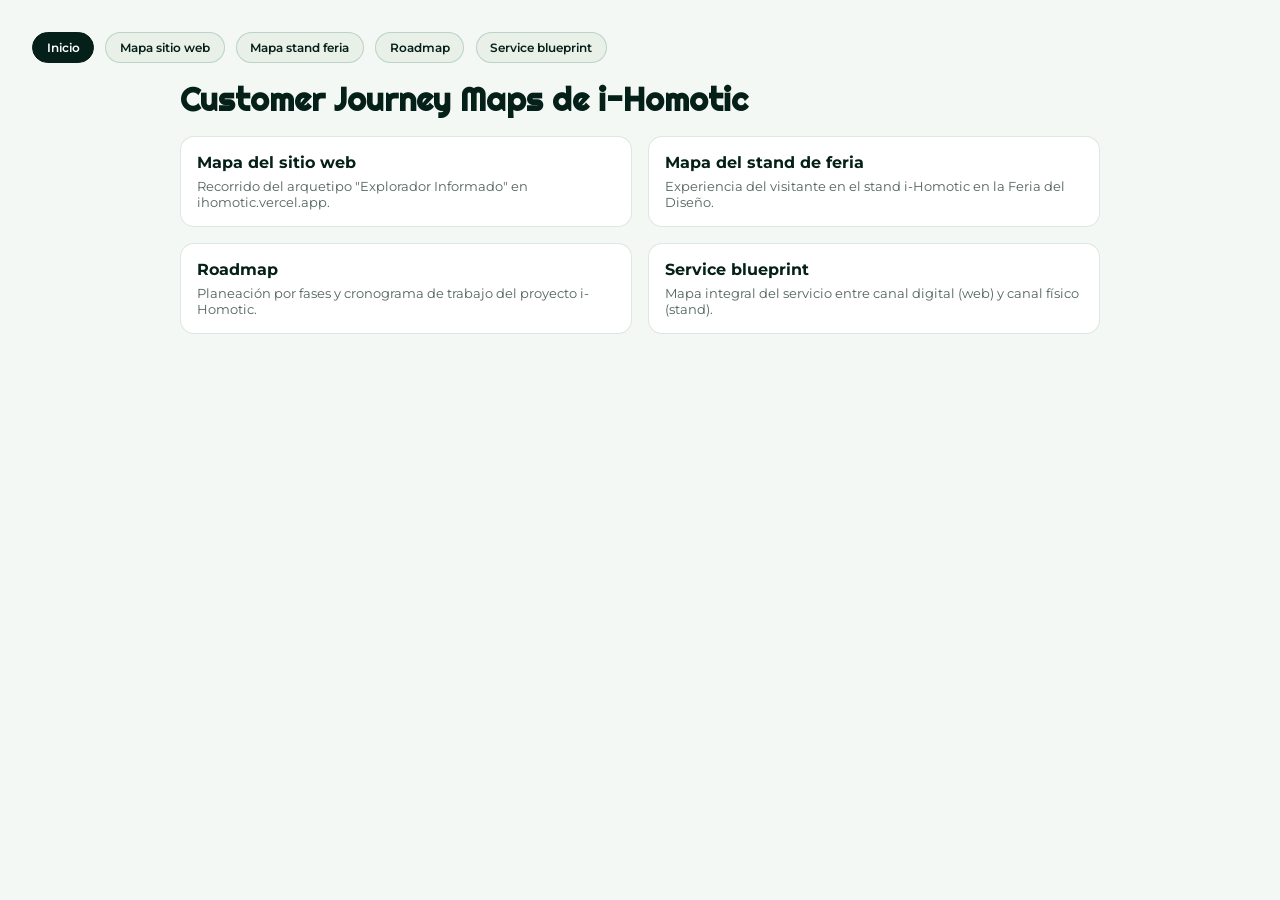
<file: index.html>
<!DOCTYPE html>
<html lang="es">
<head>
  <meta charset="UTF-8">
  <meta name="viewport" content="width=device-width, initial-scale=1.0">
  <title>Customer Journey Maps – IHomotic</title>
  <link href="https://fonts.googleapis.com/css2?family=Righteous&family=Montserrat:wght@400;500;600;700&display=swap" rel="stylesheet">
  <link rel="stylesheet" href="styles.css">
</head>
<body>

  <nav class="global-nav" aria-label="Navegación principal">
    <a class="global-nav-link active" href="index.html" aria-current="page">Inicio</a>
    <a class="global-nav-link" href="customer-journey-map.html">Mapa sitio web</a>
    <a class="global-nav-link" href="cjm-stand-ihomotic.html">Mapa stand feria</a>
    <a class="global-nav-link" href="roadmap-ihomotic.html">Roadmap</a>
    <a class="global-nav-link" href="service-blueprint-ihomotic.html">Service blueprint</a>
  </nav>

  <main class="index-main">
    <h1 class="index-title">Customer Journey Maps de i-Homotic</h1>
    <section class="index-links" aria-label="Páginas disponibles">
      <a class="index-card" href="customer-journey-map.html">
        <h2>Mapa del sitio web</h2>
        <p>Recorrido del arquetipo "Explorador Informado" en ihomotic.vercel.app.</p>
      </a>
      <a class="index-card" href="cjm-stand-ihomotic.html">
        <h2>Mapa del stand de feria</h2>
        <p>Experiencia del visitante en el stand i-Homotic en la Feria del Diseño.</p>
      </a>
      <a class="index-card" href="roadmap-ihomotic.html">
        <h2>Roadmap</h2>
        <p>Planeación por fases y cronograma de trabajo del proyecto i-Homotic.</p>
      </a>
      <a class="index-card" href="service-blueprint-ihomotic.html">
        <h2>Service blueprint</h2>
        <p>Mapa integral del servicio entre canal digital (web) y canal físico (stand).</p>
      </a>
    </section>
  </main>

</body>
</html>
</file>
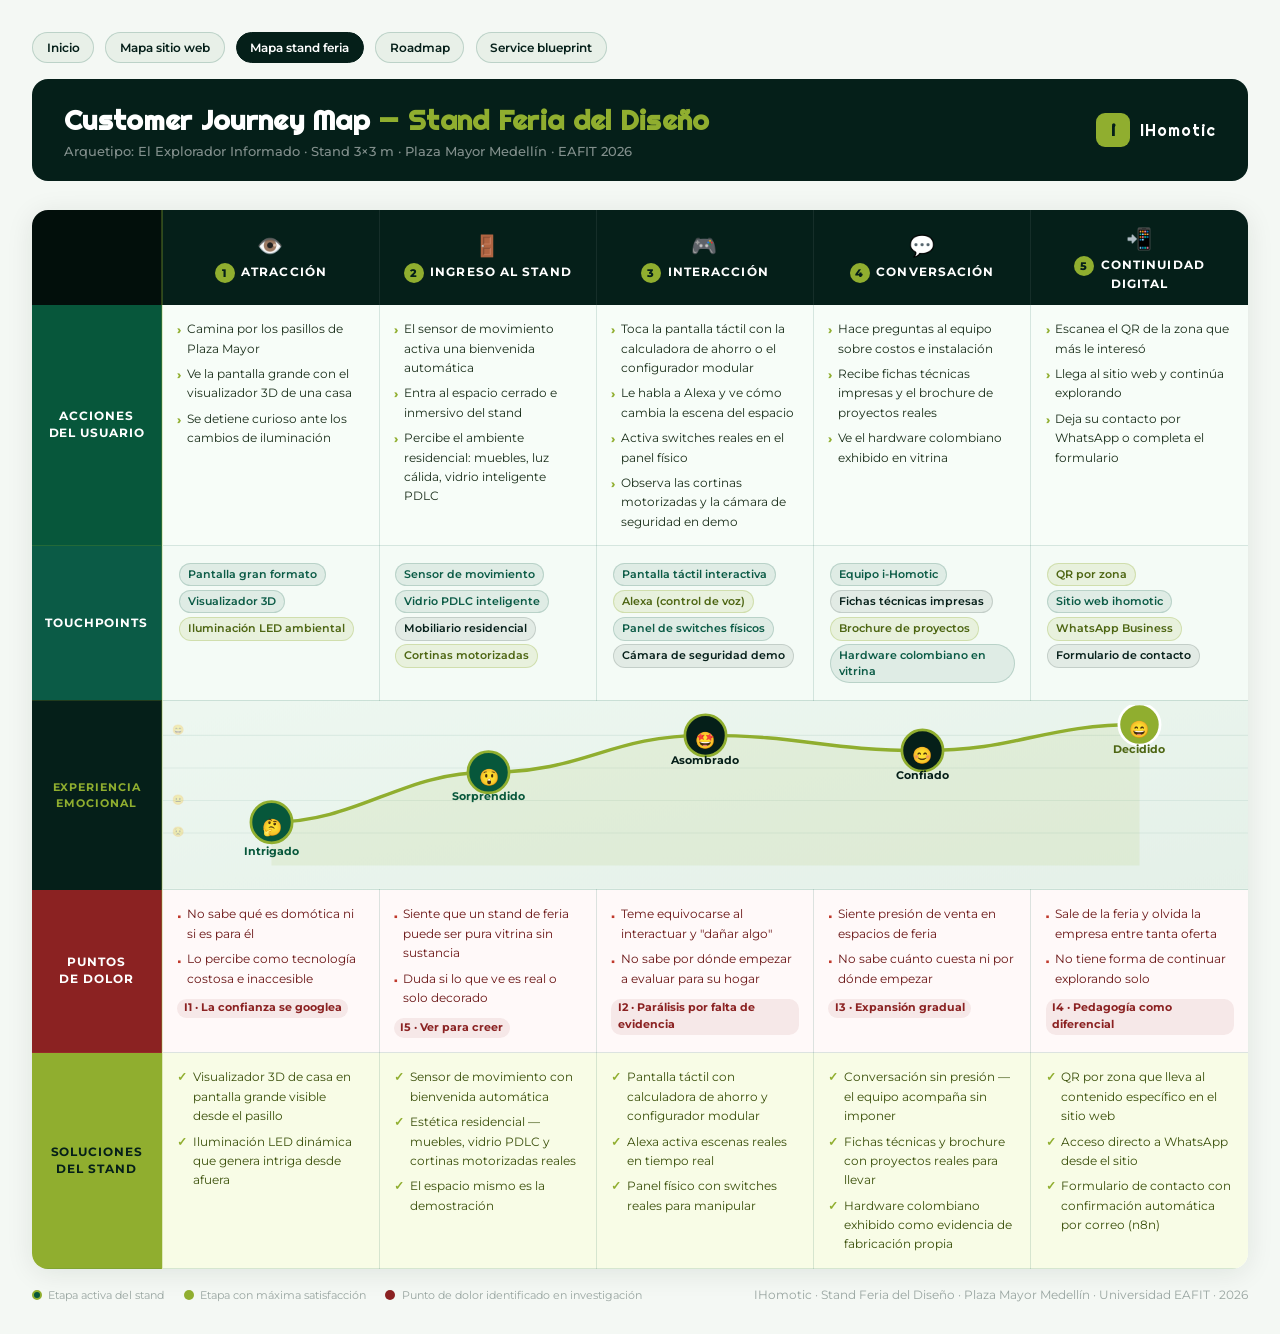
<file: cjm-stand-ihomotic.html>
<!DOCTYPE html>
<html lang="es">
<head>
  <meta charset="UTF-8">
  <meta name="viewport" content="width=device-width, initial-scale=1.0">
  <title>Customer Journey Map – Stand i-Homotic · Feria del Diseño</title>
  <link href="https://fonts.googleapis.com/css2?family=Righteous&family=Montserrat:wght@400;500;600;700&display=swap" rel="stylesheet">
    <link rel="stylesheet" href="styles.css">
</head>
<body>

  <nav class="global-nav" aria-label="Navegación principal">
    <a class="global-nav-link" href="index.html">Inicio</a>
    <a class="global-nav-link" href="customer-journey-map.html">Mapa sitio web</a>
    <a class="global-nav-link active" href="cjm-stand-ihomotic.html" aria-current="page">Mapa stand feria</a>
    <a class="global-nav-link" href="roadmap-ihomotic.html">Roadmap</a>
    <a class="global-nav-link" href="service-blueprint-ihomotic.html">Service blueprint</a>
  </nav>

  <!-- ── Header ── -->
  <header class="cjm-header">
    <div>
      <h1 class="cjm-title">Customer Journey Map <span>— Stand Feria del Diseño</span></h1>
      <p class="cjm-subtitle">Arquetipo: El Explorador Informado · Stand 3×3 m · Plaza Mayor Medellín · EAFIT 2026</p>
    </div>
    <div class="cjm-logo">
      <div class="logo-badge">i</div>
      IHomotic
    </div>
  </header>

  <!-- ── Table ── -->
  <div class="table-wrap">
    <table>
      <thead>
        <tr>
          <th></th>
          <th>
            <span class="stage-icon">👁️</span>
            <span class="stage-num">1</span>Atracción
          </th>
          <th>
            <span class="stage-icon">🚪</span>
            <span class="stage-num">2</span>Ingreso al stand
          </th>
          <th>
            <span class="stage-icon">🎮</span>
            <span class="stage-num">3</span>Interacción
          </th>
          <th>
            <span class="stage-icon">💬</span>
            <span class="stage-num">4</span>Conversación
          </th>
          <th>
            <span class="stage-icon">📲</span>
            <span class="stage-num">5</span>Continuidad digital
          </th>
        </tr>
      </thead>
      <tbody>

        <!-- ── Acciones del usuario ── -->
        <tr class="r-acciones">
          <td class="row-label">Acciones<br>del usuario</td>
          <td>
            <div class="a-item"><span class="a-arrow">›</span>Camina por los pasillos de Plaza Mayor</div>
            <div class="a-item"><span class="a-arrow">›</span>Ve la pantalla grande con el visualizador 3D de una casa</div>
            <div class="a-item"><span class="a-arrow">›</span>Se detiene curioso ante los cambios de iluminación</div>
          </td>
          <td>
            <div class="a-item"><span class="a-arrow">›</span>El sensor de movimiento activa una bienvenida automática</div>
            <div class="a-item"><span class="a-arrow">›</span>Entra al espacio cerrado e inmersivo del stand</div>
            <div class="a-item"><span class="a-arrow">›</span>Percibe el ambiente residencial: muebles, luz cálida, vidrio inteligente PDLC</div>
          </td>
          <td>
            <div class="a-item"><span class="a-arrow">›</span>Toca la pantalla táctil con la calculadora de ahorro o el configurador modular</div>
            <div class="a-item"><span class="a-arrow">›</span>Le habla a Alexa y ve cómo cambia la escena del espacio</div>
            <div class="a-item"><span class="a-arrow">›</span>Activa switches reales en el panel físico</div>
            <div class="a-item"><span class="a-arrow">›</span>Observa las cortinas motorizadas y la cámara de seguridad en demo</div>
          </td>
          <td>
            <div class="a-item"><span class="a-arrow">›</span>Hace preguntas al equipo sobre costos e instalación</div>
            <div class="a-item"><span class="a-arrow">›</span>Recibe fichas técnicas impresas y el brochure de proyectos reales</div>
            <div class="a-item"><span class="a-arrow">›</span>Ve el hardware colombiano exhibido en vitrina</div>
          </td>
          <td>
            <div class="a-item"><span class="a-arrow">›</span>Escanea el QR de la zona que más le interesó</div>
            <div class="a-item"><span class="a-arrow">›</span>Llega al sitio web y continúa explorando</div>
            <div class="a-item"><span class="a-arrow">›</span>Deja su contacto por WhatsApp o completa el formulario</div>
          </td>
        </tr>

        <!-- ── Touchpoints ── -->
        <tr class="r-touch">
          <td class="row-label">Touch&shy;points</td>
          <td>
            <span class="chip chip-g">Pantalla gran formato</span>
            <span class="chip chip-g">Visualizador 3D</span>
            <span class="chip chip-l">Iluminación LED ambiental</span>
          </td>
          <td>
            <span class="chip chip-g">Sensor de movimiento</span>
            <span class="chip chip-g">Vidrio PDLC inteligente</span>
            <span class="chip chip-d">Mobiliario residencial</span>
            <span class="chip chip-l">Cortinas motorizadas</span>
          </td>
          <td>
            <span class="chip chip-g">Pantalla táctil interactiva</span>
            <span class="chip chip-l">Alexa (control de voz)</span>
            <span class="chip chip-g">Panel de switches físicos</span>
            <span class="chip chip-d">Cámara de seguridad demo</span>
          </td>
          <td>
            <span class="chip chip-g">Equipo i-Homotic</span>
            <span class="chip chip-d">Fichas técnicas impresas</span>
            <span class="chip chip-l">Brochure de proyectos</span>
            <span class="chip chip-g">Hardware colombiano en vitrina</span>
          </td>
          <td>
            <span class="chip chip-l">QR por zona</span>
            <span class="chip chip-g">Sitio web ihomotic</span>
            <span class="chip chip-l">WhatsApp Business</span>
            <span class="chip chip-d">Formulario de contacto</span>
          </td>
        </tr>

        <!-- ── Experiencia emocional ── -->
        <tr class="r-emotions">
          <td class="row-label">Experiencia<br>emocional</td>
          <td colspan="5" class="emotion-cell">
            <!--
              Emociones:
                Atracción      → Intrigado     y = 108
                Ingreso        → Sorprendido   y = 62
                Interacción    → Asombrado     y = 28
                Conversación   → Confiado      y = 42
                Continuidad    → Decidido      y = 18
            -->
            <svg viewBox="0 0 1000 168" xmlns="http://www.w3.org/2000/svg"
                 class="emotion-chart" aria-label="Curva de emoción del visitante en el stand">

              <!-- Líneas de cuadrícula -->
              <line x1="0" y1="28"  x2="1000" y2="28"  stroke="rgba(11,91,70,0.07)" stroke-width="1"/>
              <line x1="0" y1="58"  x2="1000" y2="58"  stroke="rgba(11,91,70,0.07)" stroke-width="1"/>
              <line x1="0" y1="88"  x2="1000" y2="88"  stroke="rgba(11,91,70,0.07)" stroke-width="1"/>
              <line x1="0" y1="118" x2="1000" y2="118" stroke="rgba(11,91,70,0.07)" stroke-width="1"/>

              <!-- Etiquetas eje y -->
              <text x="8" y="26"  font-size="9" fill="rgba(5,31,25,0.3)" font-family="Montserrat,sans-serif">😄</text>
              <text x="8" y="90"  font-size="9" fill="rgba(5,31,25,0.3)" font-family="Montserrat,sans-serif">😐</text>
              <text x="8" y="120" font-size="9" fill="rgba(5,31,25,0.3)" font-family="Montserrat,sans-serif">😟</text>

              <!-- Área bajo la curva -->
              <path d="M 100,108 C 180,108 220,62 300,62 C 390,62 410,28 500,28 C 590,28 610,42 700,42 C 790,42 810,18 900,18 L 900,148 L 100,148 Z"
                    fill="rgba(144,174,47,0.10)"/>

              <!-- Curva principal -->
              <path d="M 100,108 C 180,108 220,62 300,62 C 390,62 410,28 500,28 C 590,28 610,42 700,42 C 790,42 810,18 900,18"
                    fill="none" stroke="#90AE2F" stroke-width="3.2" stroke-linecap="round" stroke-linejoin="round"/>

              <!-- Círculos -->
              <circle cx="100" cy="108" r="19" fill="#07573B" stroke="#90AE2F" stroke-width="2.5"/>
              <circle cx="300" cy="62"  r="19" fill="#07573B" stroke="#90AE2F" stroke-width="2.5"/>
              <circle cx="500" cy="28"  r="19" fill="#051F19" stroke="#90AE2F" stroke-width="2.5"/>
              <circle cx="700" cy="42"  r="19" fill="#051F19" stroke="#90AE2F" stroke-width="2.5"/>
              <circle cx="900" cy="18"  r="19" fill="#90AE2F" stroke="white"   stroke-width="2.5"/>

              <!-- Emojis -->
              <text x="100" y="114" text-anchor="middle" font-size="15" dominant-baseline="middle">🤔</text>
              <text x="300" y="68"  text-anchor="middle" font-size="15" dominant-baseline="middle">😲</text>
              <text x="500" y="34"  text-anchor="middle" font-size="15" dominant-baseline="middle">🤩</text>
              <text x="700" y="48"  text-anchor="middle" font-size="15" dominant-baseline="middle">😊</text>
              <text x="900" y="24"  text-anchor="middle" font-size="15" dominant-baseline="middle">😄</text>

              <!-- Etiquetas de emoción -->
              <text x="100" y="138" text-anchor="middle" font-size="10" fill="#07573B" font-family="Montserrat,sans-serif" font-weight="700">Intrigado</text>
              <text x="300" y="88"  text-anchor="middle" font-size="10" fill="#07573B" font-family="Montserrat,sans-serif" font-weight="700">Sorprendido</text>
              <text x="500" y="54"  text-anchor="middle" font-size="10" fill="#051F19" font-family="Montserrat,sans-serif" font-weight="700">Asombrado</text>
              <text x="700" y="68"  text-anchor="middle" font-size="10" fill="#051F19" font-family="Montserrat,sans-serif" font-weight="700">Confiado</text>
              <text x="900" y="44"  text-anchor="middle" font-size="10" fill="#4d6512" font-family="Montserrat,sans-serif" font-weight="700">Decidido</text>
            </svg>
          </td>
        </tr>

        <!-- ── Puntos de dolor ── -->
        <tr class="r-pain">
          <td class="row-label">Puntos<br>de dolor</td>
          <td>
            <div class="p-item"><span class="p-dot">▪</span>No sabe qué es domótica ni si es para él</div>
            <div class="p-item"><span class="p-dot">▪</span>Lo percibe como tecnología costosa e inaccesible</div>
            <span class="p-insight">I1 · La confianza se googlea</span>
          </td>
          <td>
            <div class="p-item"><span class="p-dot">▪</span>Siente que un stand de feria puede ser pura vitrina sin sustancia</div>
            <div class="p-item"><span class="p-dot">▪</span>Duda si lo que ve es real o solo decorado</div>
            <span class="p-insight">I5 · Ver para creer</span>
          </td>
          <td>
            <div class="p-item"><span class="p-dot">▪</span>Teme equivocarse al interactuar y "dañar algo"</div>
            <div class="p-item"><span class="p-dot">▪</span>No sabe por dónde empezar a evaluar para su hogar</div>
            <span class="p-insight">I2 · Parálisis por falta de evidencia</span>
          </td>
          <td>
            <div class="p-item"><span class="p-dot">▪</span>Siente presión de venta en espacios de feria</div>
            <div class="p-item"><span class="p-dot">▪</span>No sabe cuánto cuesta ni por dónde empezar</div>
            <span class="p-insight">I3 · Expansión gradual</span>
          </td>
          <td>
            <div class="p-item"><span class="p-dot">▪</span>Sale de la feria y olvida la empresa entre tanta oferta</div>
            <div class="p-item"><span class="p-dot">▪</span>No tiene forma de continuar explorando solo</div>
            <span class="p-insight">I4 · Pedagogía como diferencial</span>
          </td>
        </tr>

        <!-- ── Soluciones del stand ── -->
        <tr class="r-sol">
          <td class="row-label">Soluciones<br>del stand</td>
          <td>
            <div class="s-item"><span class="s-check">✓</span>Visualizador 3D de casa en pantalla grande visible desde el pasillo</div>
            <div class="s-item"><span class="s-check">✓</span>Iluminación LED dinámica que genera intriga desde afuera</div>
          </td>
          <td>
            <div class="s-item"><span class="s-check">✓</span>Sensor de movimiento con bienvenida automática</div>
            <div class="s-item"><span class="s-check">✓</span>Estética residencial — muebles, vidrio PDLC y cortinas motorizadas reales</div>
            <div class="s-item"><span class="s-check">✓</span>El espacio mismo es la demostración</div>
          </td>
          <td>
            <div class="s-item"><span class="s-check">✓</span>Pantalla táctil con calculadora de ahorro y configurador modular</div>
            <div class="s-item"><span class="s-check">✓</span>Alexa activa escenas reales en tiempo real</div>
            <div class="s-item"><span class="s-check">✓</span>Panel físico con switches reales para manipular</div>
          </td>
          <td>
            <div class="s-item"><span class="s-check">✓</span>Conversación sin presión — el equipo acompaña sin imponer</div>
            <div class="s-item"><span class="s-check">✓</span>Fichas técnicas y brochure con proyectos reales para llevar</div>
            <div class="s-item"><span class="s-check">✓</span>Hardware colombiano exhibido como evidencia de fabricación propia</div>
          </td>
          <td>
            <div class="s-item"><span class="s-check">✓</span>QR por zona que lleva al contenido específico en el sitio web</div>
            <div class="s-item"><span class="s-check">✓</span>Acceso directo a WhatsApp desde el sitio</div>
            <div class="s-item"><span class="s-check">✓</span>Formulario de contacto con confirmación automática por correo (n8n)</div>
          </td>
        </tr>

      </tbody>
    </table>
  </div>

  <!-- ── Footer ── -->
  <footer class="cjm-footer">
    <div class="legend">
      <div class="legend-item">
        <div class="legend-dot legend-dot-active"></div>
        Etapa activa del stand
      </div>
      <div class="legend-item">
        <div class="legend-dot legend-dot-peak"></div>
        Etapa con máxima satisfacción
      </div>
      <div class="legend-item">
        <div class="legend-dot legend-dot-pain"></div>
        Punto de dolor identificado en investigación
      </div>
    </div>
    <span>IHomotic · Stand Feria del Diseño · Plaza Mayor Medellín · Universidad EAFIT · 2026</span>
  </footer>

</body>
</html>
</file>
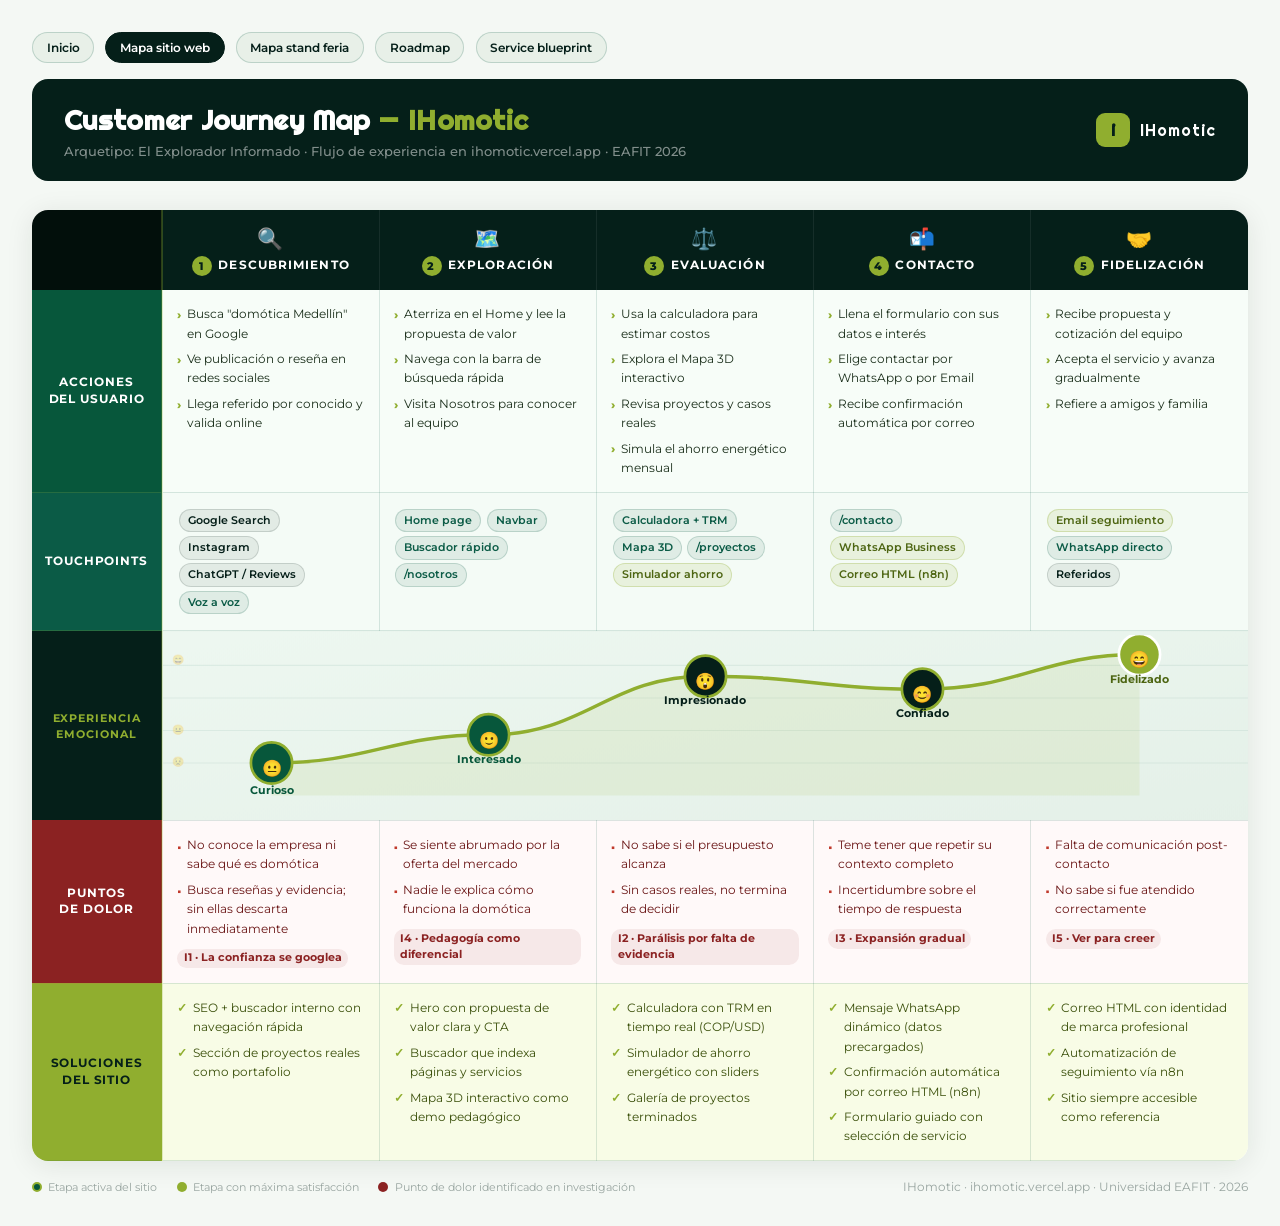
<file: customer-journey-map.html>
<!DOCTYPE html>
<html lang="es">
<head>
  <meta charset="UTF-8">
  <meta name="viewport" content="width=device-width, initial-scale=1.0">
  <title>Customer Journey Map – IHomotic</title>
  <link href="https://fonts.googleapis.com/css2?family=Righteous&family=Montserrat:wght@400;500;600;700&display=swap" rel="stylesheet">
    <link rel="stylesheet" href="styles.css">
</head>
<body>

  <nav class="global-nav" aria-label="Navegación principal">
    <a class="global-nav-link" href="index.html">Inicio</a>
    <a class="global-nav-link active" href="customer-journey-map.html" aria-current="page">Mapa sitio web</a>
    <a class="global-nav-link" href="cjm-stand-ihomotic.html">Mapa stand feria</a>
    <a class="global-nav-link" href="roadmap-ihomotic.html">Roadmap</a>
    <a class="global-nav-link" href="service-blueprint-ihomotic.html">Service blueprint</a>
  </nav>

  <!-- ── Header ── -->
  <header class="cjm-header">
    <div>
      <h1 class="cjm-title">Customer Journey Map <span>— IHomotic</span></h1>
      <p class="cjm-subtitle">Arquetipo: El Explorador Informado · Flujo de experiencia en ihomotic.vercel.app · EAFIT 2026</p>
    </div>
    <div class="cjm-logo">
      <div class="logo-badge">i</div>
      IHomotic
    </div>
  </header>

  <!-- ── Table ── -->
  <div class="table-wrap">
    <table>
      <thead>
        <tr>
          <th></th>
          <th>
            <span class="stage-icon">🔍</span>
            <span class="stage-num">1</span>Descubrimiento
          </th>
          <th>
            <span class="stage-icon">🗺️</span>
            <span class="stage-num">2</span>Exploración
          </th>
          <th>
            <span class="stage-icon">⚖️</span>
            <span class="stage-num">3</span>Evaluación
          </th>
          <th>
            <span class="stage-icon">📬</span>
            <span class="stage-num">4</span>Contacto
          </th>
          <th>
            <span class="stage-icon">🤝</span>
            <span class="stage-num">5</span>Fidelización
          </th>
        </tr>
      </thead>
      <tbody>

        <!-- ── Acciones del usuario ── -->
        <tr class="r-acciones">
          <td class="row-label">Acciones<br>del usuario</td>
          <td>
            <div class="a-item"><span class="a-arrow">›</span>Busca "domótica Medellín" en Google</div>
            <div class="a-item"><span class="a-arrow">›</span>Ve publicación o reseña en redes sociales</div>
            <div class="a-item"><span class="a-arrow">›</span>Llega referido por conocido y valida online</div>
          </td>
          <td>
            <div class="a-item"><span class="a-arrow">›</span>Aterriza en el Home y lee la propuesta de valor</div>
            <div class="a-item"><span class="a-arrow">›</span>Navega con la barra de búsqueda rápida</div>
            <div class="a-item"><span class="a-arrow">›</span>Visita Nosotros para conocer al equipo</div>
          </td>
          <td>
            <div class="a-item"><span class="a-arrow">›</span>Usa la calculadora para estimar costos</div>
            <div class="a-item"><span class="a-arrow">›</span>Explora el Mapa 3D interactivo</div>
            <div class="a-item"><span class="a-arrow">›</span>Revisa proyectos y casos reales</div>
            <div class="a-item"><span class="a-arrow">›</span>Simula el ahorro energético mensual</div>
          </td>
          <td>
            <div class="a-item"><span class="a-arrow">›</span>Llena el formulario con sus datos e interés</div>
            <div class="a-item"><span class="a-arrow">›</span>Elige contactar por WhatsApp o por Email</div>
            <div class="a-item"><span class="a-arrow">›</span>Recibe confirmación automática por correo</div>
          </td>
          <td>
            <div class="a-item"><span class="a-arrow">›</span>Recibe propuesta y cotización del equipo</div>
            <div class="a-item"><span class="a-arrow">›</span>Acepta el servicio y avanza gradualmente</div>
            <div class="a-item"><span class="a-arrow">›</span>Refiere a amigos y familia</div>
          </td>
        </tr>

        <!-- ── Touchpoints ── -->
        <tr class="r-touch">
          <td class="row-label">Touch&shy;points</td>
          <td>
            <span class="chip chip-d">Google Search</span>
            <span class="chip chip-d">Instagram</span>
            <span class="chip chip-d">ChatGPT / Reviews</span>
            <span class="chip chip-g">Voz a voz</span>
          </td>
          <td>
            <span class="chip chip-g">Home page</span>
            <span class="chip chip-g">Navbar</span>
            <span class="chip chip-g">Buscador rápido</span>
            <span class="chip chip-g">/nosotros</span>
          </td>
          <td>
            <span class="chip chip-g">Calculadora + TRM</span>
            <span class="chip chip-g">Mapa 3D</span>
            <span class="chip chip-g">/proyectos</span>
            <span class="chip chip-l">Simulador ahorro</span>
          </td>
          <td>
            <span class="chip chip-g">/contacto</span>
            <span class="chip chip-l">WhatsApp Business</span>
            <span class="chip chip-l">Correo HTML (n8n)</span>
          </td>
          <td>
            <span class="chip chip-l">Email seguimiento</span>
            <span class="chip chip-g">WhatsApp directo</span>
            <span class="chip chip-d">Referidos</span>
          </td>
        </tr>

        <!-- ── Experiencia emocional ── -->
        <tr class="r-emotions">
          <td class="row-label">Experiencia<br>emocional</td>
          <td colspan="5" class="emotion-cell">
            <!--
              5 puntos en x = 10%, 30%, 50%, 70%, 90% del ancho (viewBox 1000)
              Emociones (y invertido — menor y = más arriba = más positivo):
                Descubrimiento → Curioso       y = 118
                Exploración    → Interesado    y = 92
                Evaluación     → Impresionado  y = 38
                Contacto       → Confiado      y = 50
                Fidelización   → Fidelizado    y = 18
            -->
            <svg viewBox="0 0 1000 168" xmlns="http://www.w3.org/2000/svg"
                 class="emotion-chart" aria-label="Curva de emoción del usuario">

              <!-- Líneas de cuadrícula -->
              <line x1="0" y1="28"  x2="1000" y2="28"  stroke="rgba(11,91,70,0.07)" stroke-width="1"/>
              <line x1="0" y1="58"  x2="1000" y2="58"  stroke="rgba(11,91,70,0.07)" stroke-width="1"/>
              <line x1="0" y1="88"  x2="1000" y2="88"  stroke="rgba(11,91,70,0.07)" stroke-width="1"/>
              <line x1="0" y1="118" x2="1000" y2="118" stroke="rgba(11,91,70,0.07)" stroke-width="1"/>

              <!-- Etiquetas eje y -->
              <text x="8" y="26"  font-size="9" fill="rgba(5,31,25,0.3)" font-family="Montserrat,sans-serif">😄</text>
              <text x="8" y="90"  font-size="9" fill="rgba(5,31,25,0.3)" font-family="Montserrat,sans-serif">😐</text>
              <text x="8" y="120" font-size="9" fill="rgba(5,31,25,0.3)" font-family="Montserrat,sans-serif">😟</text>

              <!-- Área bajo la curva -->
              <path d="M 100,118 C 190,118 210,92 300,92 C 390,92 410,38 500,38 C 590,38 610,50 700,50 C 790,50 810,18 900,18 L 900,148 L 100,148 Z"
                    fill="rgba(144,174,47,0.10)"/>

              <!-- Curva principal -->
              <path d="M 100,118 C 190,118 210,92 300,92 C 390,92 410,38 500,38 C 590,38 610,50 700,50 C 790,50 810,18 900,18"
                    fill="none" stroke="#90AE2F" stroke-width="3.2" stroke-linecap="round" stroke-linejoin="round"/>

              <!-- Círculos -->
              <circle cx="100" cy="118" r="19" fill="#07573B" stroke="#90AE2F" stroke-width="2.5"/>
              <circle cx="300" cy="92"  r="19" fill="#07573B" stroke="#90AE2F" stroke-width="2.5"/>
              <circle cx="500" cy="38"  r="19" fill="#051F19" stroke="#90AE2F" stroke-width="2.5"/>
              <circle cx="700" cy="50"  r="19" fill="#051F19" stroke="#90AE2F" stroke-width="2.5"/>
              <circle cx="900" cy="18"  r="19" fill="#90AE2F" stroke="white"   stroke-width="2.5"/>

              <!-- Emojis en los círculos -->
              <text x="100" y="124" text-anchor="middle" font-size="15" dominant-baseline="middle">😐</text>
              <text x="300" y="98"  text-anchor="middle" font-size="15" dominant-baseline="middle">🙂</text>
              <text x="500" y="44"  text-anchor="middle" font-size="15" dominant-baseline="middle">😲</text>
              <text x="700" y="56"  text-anchor="middle" font-size="15" dominant-baseline="middle">😊</text>
              <text x="900" y="24"  text-anchor="middle" font-size="15" dominant-baseline="middle">😄</text>

              <!-- Etiquetas de emoción bajo cada círculo -->
              <text x="100" y="147" text-anchor="middle" font-size="10" fill="#07573B" font-family="Montserrat,sans-serif" font-weight="700">Curioso</text>
              <text x="300" y="118" text-anchor="middle" font-size="10" fill="#07573B" font-family="Montserrat,sans-serif" font-weight="700">Interesado</text>
              <text x="500" y="64"  text-anchor="middle" font-size="10" fill="#051F19" font-family="Montserrat,sans-serif" font-weight="700">Impresionado</text>
              <text x="700" y="76"  text-anchor="middle" font-size="10" fill="#051F19" font-family="Montserrat,sans-serif" font-weight="700">Confiado</text>
              <text x="900" y="44"  text-anchor="middle" font-size="10" fill="#4d6512" font-family="Montserrat,sans-serif" font-weight="700">Fidelizado</text>
            </svg>
          </td>
        </tr>

        <!-- ── Puntos de dolor ── -->
        <tr class="r-pain">
          <td class="row-label">Puntos<br>de dolor</td>
          <td>
            <div class="p-item"><span class="p-dot">▪</span>No conoce la empresa ni sabe qué es domótica</div>
            <div class="p-item"><span class="p-dot">▪</span>Busca reseñas y evidencia; sin ellas descarta inmediatamente</div>
            <span class="p-insight">I1 · La confianza se googlea</span>
          </td>
          <td>
            <div class="p-item"><span class="p-dot">▪</span>Se siente abrumado por la oferta del mercado</div>
            <div class="p-item"><span class="p-dot">▪</span>Nadie le explica cómo funciona la domótica</div>
            <span class="p-insight">I4 · Pedagogía como diferencial</span>
          </td>
          <td>
            <div class="p-item"><span class="p-dot">▪</span>No sabe si el presupuesto alcanza</div>
            <div class="p-item"><span class="p-dot">▪</span>Sin casos reales, no termina de decidir</div>
            <span class="p-insight">I2 · Parálisis por falta de evidencia</span>
          </td>
          <td>
            <div class="p-item"><span class="p-dot">▪</span>Teme tener que repetir su contexto completo</div>
            <div class="p-item"><span class="p-dot">▪</span>Incertidumbre sobre el tiempo de respuesta</div>
            <span class="p-insight">I3 · Expansión gradual</span>
          </td>
          <td>
            <div class="p-item"><span class="p-dot">▪</span>Falta de comunicación post-contacto</div>
            <div class="p-item"><span class="p-dot">▪</span>No sabe si fue atendido correctamente</div>
            <span class="p-insight">I5 · Ver para creer</span>
          </td>
        </tr>

        <!-- ── Soluciones del sitio ── -->
        <tr class="r-sol">
          <td class="row-label">Soluciones<br>del sitio</td>
          <td>
            <div class="s-item"><span class="s-check">✓</span>SEO + buscador interno con navegación rápida</div>
            <div class="s-item"><span class="s-check">✓</span>Sección de proyectos reales como portafolio</div>
          </td>
          <td>
            <div class="s-item"><span class="s-check">✓</span>Hero con propuesta de valor clara y CTA</div>
            <div class="s-item"><span class="s-check">✓</span>Buscador que indexa páginas y servicios</div>
            <div class="s-item"><span class="s-check">✓</span>Mapa 3D interactivo como demo pedagógico</div>
          </td>
          <td>
            <div class="s-item"><span class="s-check">✓</span>Calculadora con TRM en tiempo real (COP/USD)</div>
            <div class="s-item"><span class="s-check">✓</span>Simulador de ahorro energético con sliders</div>
            <div class="s-item"><span class="s-check">✓</span>Galería de proyectos terminados</div>
          </td>
          <td>
            <div class="s-item"><span class="s-check">✓</span>Mensaje WhatsApp dinámico (datos precargados)</div>
            <div class="s-item"><span class="s-check">✓</span>Confirmación automática por correo HTML (n8n)</div>
            <div class="s-item"><span class="s-check">✓</span>Formulario guiado con selección de servicio</div>
          </td>
          <td>
            <div class="s-item"><span class="s-check">✓</span>Correo HTML con identidad de marca profesional</div>
            <div class="s-item"><span class="s-check">✓</span>Automatización de seguimiento vía n8n</div>
            <div class="s-item"><span class="s-check">✓</span>Sitio siempre accesible como referencia</div>
          </td>
        </tr>

      </tbody>
    </table>
  </div>

  <!-- ── Footer ── -->
  <footer class="cjm-footer">
    <div class="legend">
      <div class="legend-item">
        <div class="legend-dot legend-dot-active"></div>
        Etapa activa del sitio
      </div>
      <div class="legend-item">
        <div class="legend-dot legend-dot-peak"></div>
        Etapa con máxima satisfacción
      </div>
      <div class="legend-item">
        <div class="legend-dot legend-dot-pain"></div>
        Punto de dolor identificado en investigación
      </div>
    </div>
    <span>IHomotic · ihomotic.vercel.app · Universidad EAFIT · 2026</span>
  </footer>

</body>
</html>
</file>
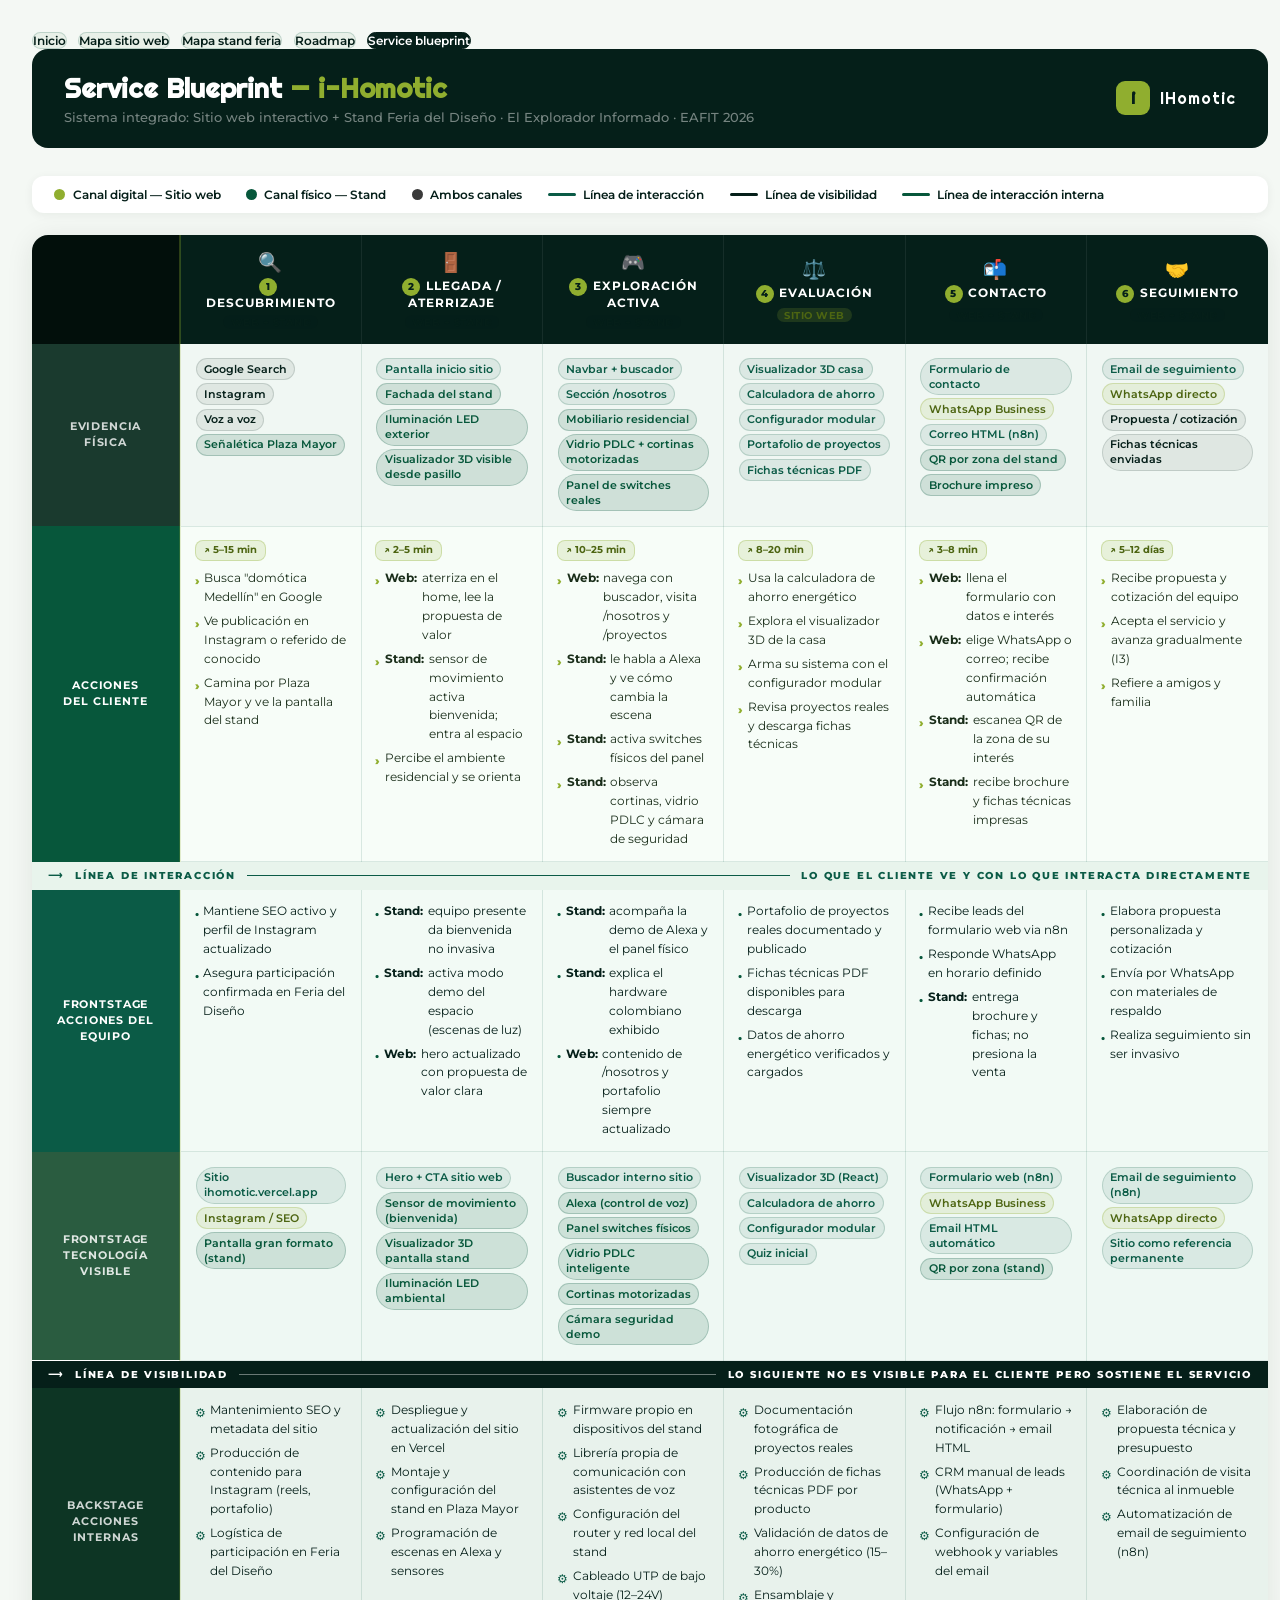
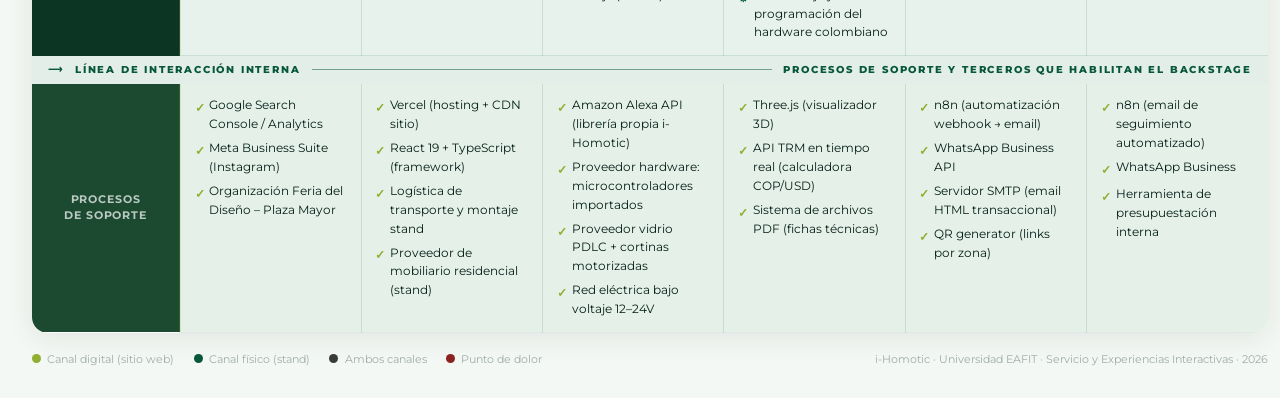
<file: service-blueprint-ihomotic.html>
<!DOCTYPE html>
<html lang="es">
<head>
  <meta charset="UTF-8">
  <meta name="viewport" content="width=device-width, initial-scale=1.0">
  <title>Service Blueprint — i-Homotic</title>
  <link href="https://fonts.googleapis.com/css2?family=Righteous&family=Montserrat:wght@400;500;600;700&display=swap" rel="stylesheet">
  <link rel="stylesheet" href="styles.css">
</head>
<body class="service-blueprint-page">

  <nav class="global-nav" aria-label="Navegación principal">
    <a class="global-nav-link" href="index.html">Inicio</a>
    <a class="global-nav-link" href="customer-journey-map.html">Mapa sitio web</a>
    <a class="global-nav-link" href="cjm-stand-ihomotic.html">Mapa stand feria</a>
    <a class="global-nav-link" href="roadmap-ihomotic.html">Roadmap</a>
    <a class="global-nav-link active" href="service-blueprint-ihomotic.html" aria-current="page">Service blueprint</a>
  </nav>


<!-- ── HEADER ── -->
<header>
  <div>
    <h1 class="h-title">Service Blueprint <span>— i-Homotic</span></h1>
    <p class="h-sub">Sistema integrado: Sitio web interactivo + Stand Feria del Diseño · El Explorador Informado · EAFIT 2026</p>
  </div>
  <div class="h-logo">
    <div class="logo-badge">i</div>
    IHomotic
  </div>
</header>

<!-- ── LEGEND ── -->
<div class="legend-band">
  <div class="lg-item"><div class="lg-dot" style="background:var(--lime);"></div>Canal digital — Sitio web</div>
  <div class="lg-item"><div class="lg-dot" style="background:var(--mid);"></div>Canal físico — Stand</div>
  <div class="lg-item"><div class="lg-dot" style="background:#3a3a3a;"></div>Ambos canales</div>
  <div class="lg-item"><div class="lg-line" style="background:var(--light); border-top:2px dashed var(--light);"></div>Línea de interacción</div>
  <div class="lg-item"><div class="lg-line" style="background:var(--dark);"></div>Línea de visibilidad</div>
  <div class="lg-item"><div class="lg-line" style="background:var(--mid); border-top:2px dashed var(--mid);"></div>Línea de interacción interna</div>
</div>

<!-- ── TABLE ── -->
<div class="bp-wrap">
<table>
  <colgroup>
    <col class="c-label">
    <col class="c-stage"><col class="c-stage"><col class="c-stage">
    <col class="c-stage"><col class="c-stage"><col class="c-stage">
  </colgroup>
  <thead>
    <tr>
      <th></th>
      <th>
        <span class="s-icon">🔍</span>
        <span class="s-num">1</span>Descubrimiento
        <br><span class="s-channel ch-both">Web + Stand</span>
      </th>
      <th>
        <span class="s-icon">🚪</span>
        <span class="s-num">2</span>Llegada / Aterrizaje
        <br><span class="s-channel ch-both">Web + Stand</span>
      </th>
      <th>
        <span class="s-icon">🎮</span>
        <span class="s-num">3</span>Exploración activa
        <br><span class="s-channel ch-both">Web + Stand</span>
      </th>
      <th>
        <span class="s-icon">⚖️</span>
        <span class="s-num">4</span>Evaluación
        <br><span class="s-channel ch-web">Sitio web</span>
      </th>
      <th>
        <span class="s-icon">📬</span>
        <span class="s-num">5</span>Contacto
        <br><span class="s-channel ch-both">Web + Stand</span>
      </th>
      <th>
        <span class="s-icon">🤝</span>
        <span class="s-num">6</span>Seguimiento
        <br><span class="s-channel ch-both">Web + Stand</span>
      </th>
    </tr>
  </thead>
  <tbody>

    <!-- ── EVIDENCE ── -->
    <tr class="r-evidence">
      <td class="row-label">Evidencia<br>física</td>
      <td>
        <span class="chip chip-d">Google Search</span>
        <span class="chip chip-d">Instagram</span>
        <span class="chip chip-d">Voz a voz</span>
        <span class="chip chip-w">Señalética Plaza Mayor</span>
      </td>
      <td>
        <span class="chip chip-g">Pantalla inicio sitio</span>
        <span class="chip chip-w">Fachada del stand</span>
        <span class="chip chip-w">Iluminación LED exterior</span>
        <span class="chip chip-w">Visualizador 3D visible desde pasillo</span>
      </td>
      <td>
        <span class="chip chip-g">Navbar + buscador</span>
        <span class="chip chip-g">Sección /nosotros</span>
        <span class="chip chip-w">Mobiliario residencial</span>
        <span class="chip chip-w">Vidrio PDLC + cortinas motorizadas</span>
        <span class="chip chip-w">Panel de switches reales</span>
      </td>
      <td>
        <span class="chip chip-g">Visualizador 3D casa</span>
        <span class="chip chip-g">Calculadora de ahorro</span>
        <span class="chip chip-g">Configurador modular</span>
        <span class="chip chip-g">Portafolio de proyectos</span>
        <span class="chip chip-g">Fichas técnicas PDF</span>
      </td>
      <td>
        <span class="chip chip-g">Formulario de contacto</span>
        <span class="chip chip-l">WhatsApp Business</span>
        <span class="chip chip-g">Correo HTML (n8n)</span>
        <span class="chip chip-w">QR por zona del stand</span>
        <span class="chip chip-w">Brochure impreso</span>
      </td>
      <td>
        <span class="chip chip-g">Email de seguimiento</span>
        <span class="chip chip-l">WhatsApp directo</span>
        <span class="chip chip-d">Propuesta / cotización</span>
        <span class="chip chip-d">Fichas técnicas enviadas</span>
      </td>
    </tr>

    <!-- ── CUSTOMER JOURNEY ── -->
    <tr class="r-journey">
      <td class="row-label">Acciones<br>del cliente</td>
      <td>
        <div class="time-badge">↗ 5–15 min</div>
        <div class="li"><span class="li-dot arrow">›</span>Busca "domótica Medellín" en Google</div>
        <div class="li"><span class="li-dot arrow">›</span>Ve publicación en Instagram o referido de conocido</div>
        <div class="li"><span class="li-dot arrow">›</span>Camina por Plaza Mayor y ve la pantalla del stand</div>
      </td>
      <td>
        <div class="time-badge">↗ 2–5 min</div>
        <div class="li"><span class="li-dot arrow">›</span><strong>Web:</strong> aterriza en el home, lee la propuesta de valor</div>
        <div class="li"><span class="li-dot arrow">›</span><strong>Stand:</strong> sensor de movimiento activa bienvenida; entra al espacio</div>
        <div class="li"><span class="li-dot arrow">›</span>Percibe el ambiente residencial y se orienta</div>
      </td>
      <td>
        <div class="time-badge">↗ 10–25 min</div>
        <div class="li"><span class="li-dot arrow">›</span><strong>Web:</strong> navega con buscador, visita /nosotros y /proyectos</div>
        <div class="li"><span class="li-dot arrow">›</span><strong>Stand:</strong> le habla a Alexa y ve cómo cambia la escena</div>
        <div class="li"><span class="li-dot arrow">›</span><strong>Stand:</strong> activa switches físicos del panel</div>
        <div class="li"><span class="li-dot arrow">›</span><strong>Stand:</strong> observa cortinas, vidrio PDLC y cámara de seguridad</div>
      </td>
      <td>
        <div class="time-badge">↗ 8–20 min</div>
        <div class="li"><span class="li-dot arrow">›</span>Usa la calculadora de ahorro energético</div>
        <div class="li"><span class="li-dot arrow">›</span>Explora el visualizador 3D de la casa</div>
        <div class="li"><span class="li-dot arrow">›</span>Arma su sistema con el configurador modular</div>
        <div class="li"><span class="li-dot arrow">›</span>Revisa proyectos reales y descarga fichas técnicas</div>
      </td>
      <td>
        <div class="time-badge">↗ 3–8 min</div>
        <div class="li"><span class="li-dot arrow">›</span><strong>Web:</strong> llena el formulario con datos e interés</div>
        <div class="li"><span class="li-dot arrow">›</span><strong>Web:</strong> elige WhatsApp o correo; recibe confirmación automática</div>
        <div class="li"><span class="li-dot arrow">›</span><strong>Stand:</strong> escanea QR de la zona de su interés</div>
        <div class="li"><span class="li-dot arrow">›</span><strong>Stand:</strong> recibe brochure y fichas técnicas impresas</div>
      </td>
      <td>
        <div class="time-badge">↗ 5–12 días</div>
        <div class="li"><span class="li-dot arrow">›</span>Recibe propuesta y cotización del equipo</div>
        <div class="li"><span class="li-dot arrow">›</span>Acepta el servicio y avanza gradualmente (I3)</div>
        <div class="li"><span class="li-dot arrow">›</span>Refiere a amigos y familia</div>
      </td>
    </tr>

    <!-- ── LÍNEA DE INTERACCIÓN ── -->
    <tr class="divider-row div-interaction">
      <td colspan="7">
        <div class="divider-inner">
          <span>⟶</span>
          <span>Línea de interacción</span>
          <span class="div-line"></span>
          <span>Lo que el cliente ve y con lo que interacta directamente</span>
        </div>
      </td>
    </tr>

    <!-- ── FRONTSTAGE EMPLOYEES ── -->
    <tr class="r-front-emp">
      <td class="row-label">Frontstage<br>Acciones del<br>equipo</td>
      <td>
        <div class="li"><span class="li-dot emp">·</span>Mantiene SEO activo y perfil de Instagram actualizado</div>
        <div class="li"><span class="li-dot emp">·</span>Asegura participación confirmada en Feria del Diseño</div>
      </td>
      <td>
        <div class="li"><span class="li-dot emp">·</span><strong>Stand:</strong> equipo presente da bienvenida no invasiva</div>
        <div class="li"><span class="li-dot emp">·</span><strong>Stand:</strong> activa modo demo del espacio (escenas de luz)</div>
        <div class="li"><span class="li-dot emp">·</span><strong>Web:</strong> hero actualizado con propuesta de valor clara</div>
      </td>
      <td>
        <div class="li"><span class="li-dot emp">·</span><strong>Stand:</strong> acompaña la demo de Alexa y el panel físico</div>
        <div class="li"><span class="li-dot emp">·</span><strong>Stand:</strong> explica el hardware colombiano exhibido</div>
        <div class="li"><span class="li-dot emp">·</span><strong>Web:</strong> contenido de /nosotros y portafolio siempre actualizado</div>
      </td>
      <td>
        <div class="li"><span class="li-dot emp">·</span>Portafolio de proyectos reales documentado y publicado</div>
        <div class="li"><span class="li-dot emp">·</span>Fichas técnicas PDF disponibles para descarga</div>
        <div class="li"><span class="li-dot emp">·</span>Datos de ahorro energético verificados y cargados</div>
      </td>
      <td>
        <div class="li"><span class="li-dot emp">·</span>Recibe leads del formulario web via n8n</div>
        <div class="li"><span class="li-dot emp">·</span>Responde WhatsApp en horario definido</div>
        <div class="li"><span class="li-dot emp">·</span><strong>Stand:</strong> entrega brochure y fichas; no presiona la venta</div>
      </td>
      <td>
        <div class="li"><span class="li-dot emp">·</span>Elabora propuesta personalizada y cotización</div>
        <div class="li"><span class="li-dot emp">·</span>Envía por WhatsApp con materiales de respaldo</div>
        <div class="li"><span class="li-dot emp">·</span>Realiza seguimiento sin ser invasivo</div>
      </td>
    </tr>

    <!-- ── FRONTSTAGE TECH ── -->
    <tr class="r-front-tech">
      <td class="row-label">Frontstage<br>Tecnología<br>visible</td>
      <td>
        <span class="chip chip-g">Sitio ihomotic.vercel.app</span>
        <span class="chip chip-l">Instagram / SEO</span>
        <span class="chip chip-w">Pantalla gran formato (stand)</span>
      </td>
      <td>
        <span class="chip chip-g">Hero + CTA sitio web</span>
        <span class="chip chip-w">Sensor de movimiento (bienvenida)</span>
        <span class="chip chip-w">Visualizador 3D pantalla stand</span>
        <span class="chip chip-w">Iluminación LED ambiental</span>
      </td>
      <td>
        <span class="chip chip-g">Buscador interno sitio</span>
        <span class="chip chip-w">Alexa (control de voz)</span>
        <span class="chip chip-w">Panel switches físicos</span>
        <span class="chip chip-w">Vidrio PDLC inteligente</span>
        <span class="chip chip-w">Cortinas motorizadas</span>
        <span class="chip chip-w">Cámara seguridad demo</span>
      </td>
      <td>
        <span class="chip chip-g">Visualizador 3D (React)</span>
        <span class="chip chip-g">Calculadora de ahorro</span>
        <span class="chip chip-g">Configurador modular</span>
        <span class="chip chip-g">Quiz inicial</span>
      </td>
      <td>
        <span class="chip chip-g">Formulario web (n8n)</span>
        <span class="chip chip-l">WhatsApp Business</span>
        <span class="chip chip-g">Email HTML automático</span>
        <span class="chip chip-w">QR por zona (stand)</span>
      </td>
      <td>
        <span class="chip chip-g">Email de seguimiento (n8n)</span>
        <span class="chip chip-l">WhatsApp directo</span>
        <span class="chip chip-g">Sitio como referencia permanente</span>
      </td>
    </tr>

    <!-- ── LÍNEA DE VISIBILIDAD ── -->
    <tr class="divider-row div-visibility">
      <td colspan="7">
        <div class="divider-inner">
          <span>⟶</span>
          <span>Línea de visibilidad</span>
          <span class="div-line"></span>
          <span>Lo siguiente no es visible para el cliente pero sostiene el servicio</span>
        </div>
      </td>
    </tr>

    <!-- ── BACKSTAGE ── -->
    <tr class="r-back">
      <td class="row-label">Backstage<br>Acciones<br>internas</td>
      <td>
        <div class="li"><span class="li-dot gear">⚙</span>Mantenimiento SEO y metadata del sitio</div>
        <div class="li"><span class="li-dot gear">⚙</span>Producción de contenido para Instagram (reels, portafolio)</div>
        <div class="li"><span class="li-dot gear">⚙</span>Logística de participación en Feria del Diseño</div>
      </td>
      <td>
        <div class="li"><span class="li-dot gear">⚙</span>Despliegue y actualización del sitio en Vercel</div>
        <div class="li"><span class="li-dot gear">⚙</span>Montaje y configuración del stand en Plaza Mayor</div>
        <div class="li"><span class="li-dot gear">⚙</span>Programación de escenas en Alexa y sensores</div>
      </td>
      <td>
        <div class="li"><span class="li-dot gear">⚙</span>Firmware propio en dispositivos del stand</div>
        <div class="li"><span class="li-dot gear">⚙</span>Librería propia de comunicación con asistentes de voz</div>
        <div class="li"><span class="li-dot gear">⚙</span>Configuración del router y red local del stand</div>
        <div class="li"><span class="li-dot gear">⚙</span>Cableado UTP de bajo voltaje (12–24V)</div>
      </td>
      <td>
        <div class="li"><span class="li-dot gear">⚙</span>Documentación fotográfica de proyectos reales</div>
        <div class="li"><span class="li-dot gear">⚙</span>Producción de fichas técnicas PDF por producto</div>
        <div class="li"><span class="li-dot gear">⚙</span>Validación de datos de ahorro energético (15–30%)</div>
        <div class="li"><span class="li-dot gear">⚙</span>Ensamblaje y programación del hardware colombiano</div>
      </td>
      <td>
        <div class="li"><span class="li-dot gear">⚙</span>Flujo n8n: formulario → notificación → email HTML</div>
        <div class="li"><span class="li-dot gear">⚙</span>CRM manual de leads (WhatsApp + formulario)</div>
        <div class="li"><span class="li-dot gear">⚙</span>Configuración de webhook y variables del email</div>
      </td>
      <td>
        <div class="li"><span class="li-dot gear">⚙</span>Elaboración de propuesta técnica y presupuesto</div>
        <div class="li"><span class="li-dot gear">⚙</span>Coordinación de visita técnica al inmueble</div>
        <div class="li"><span class="li-dot gear">⚙</span>Automatización de email de seguimiento (n8n)</div>
      </td>
    </tr>

    <!-- ── LÍNEA DE INTERACCIÓN INTERNA ── -->
    <tr class="divider-row div-internal">
      <td colspan="7">
        <div class="divider-inner">
          <span>⟶</span>
          <span>Línea de interacción interna</span>
          <span class="div-line"></span>
          <span>Procesos de soporte y terceros que habilitan el backstage</span>
        </div>
      </td>
    </tr>

    <!-- ── SUPPORT ── -->
    <tr class="r-support">
      <td class="row-label">Procesos<br>de soporte</td>
      <td>
        <div class="li"><span class="li-dot check">✓</span>Google Search Console / Analytics</div>
        <div class="li"><span class="li-dot check">✓</span>Meta Business Suite (Instagram)</div>
        <div class="li"><span class="li-dot check">✓</span>Organización Feria del Diseño – Plaza Mayor</div>
      </td>
      <td>
        <div class="li"><span class="li-dot check">✓</span>Vercel (hosting + CDN sitio)</div>
        <div class="li"><span class="li-dot check">✓</span>React 19 + TypeScript (framework)</div>
        <div class="li"><span class="li-dot check">✓</span>Logística de transporte y montaje stand</div>
        <div class="li"><span class="li-dot check">✓</span>Proveedor de mobiliario residencial (stand)</div>
      </td>
      <td>
        <div class="li"><span class="li-dot check">✓</span>Amazon Alexa API (librería propia i-Homotic)</div>
        <div class="li"><span class="li-dot check">✓</span>Proveedor hardware: microcontroladores importados</div>
        <div class="li"><span class="li-dot check">✓</span>Proveedor vidrio PDLC + cortinas motorizadas</div>
        <div class="li"><span class="li-dot check">✓</span>Red eléctrica bajo voltaje 12–24V</div>
      </td>
      <td>
        <div class="li"><span class="li-dot check">✓</span>Three.js (visualizador 3D)</div>
        <div class="li"><span class="li-dot check">✓</span>API TRM en tiempo real (calculadora COP/USD)</div>
        <div class="li"><span class="li-dot check">✓</span>Sistema de archivos PDF (fichas técnicas)</div>
      </td>
      <td>
        <div class="li"><span class="li-dot check">✓</span>n8n (automatización webhook → email)</div>
        <div class="li"><span class="li-dot check">✓</span>WhatsApp Business API</div>
        <div class="li"><span class="li-dot check">✓</span>Servidor SMTP (email HTML transaccional)</div>
        <div class="li"><span class="li-dot check">✓</span>QR generator (links por zona)</div>
      </td>
      <td>
        <div class="li"><span class="li-dot check">✓</span>n8n (email de seguimiento automatizado)</div>
        <div class="li"><span class="li-dot check">✓</span>WhatsApp Business</div>
        <div class="li"><span class="li-dot check">✓</span>Herramienta de presupuestación interna</div>
      </td>
    </tr>

  </tbody>
</table>
</div>

<!-- ── FOOTER ── -->
<footer>
  <div class="ft-legend">
    <div class="ft-li"><div class="ft-dot" style="background:var(--lime)"></div>Canal digital (sitio web)</div>
    <div class="ft-li"><div class="ft-dot" style="background:var(--mid)"></div>Canal físico (stand)</div>
    <div class="ft-li"><div class="ft-dot" style="background:#3a3a3a"></div>Ambos canales</div>
    <div class="ft-li"><div class="ft-dot" style="background:var(--red)"></div>Punto de dolor</div>
  </div>
  <span>i-Homotic · Universidad EAFIT · Servicio y Experiencias Interactivas · 2026</span>
</footer>

</body>
</html>
</file>
<file: styles.css>
*, *::before, *::after { box-sizing: border-box; margin: 0; padding: 0; }

:root {
  --dark:   #051F19;
  --mid:    #07573B;
  --light:  #0B5B46;
  --lime:   #90AE2F;
  --bg:     #f4f8f4;
  --white:  #ffffff;
  --border: rgba(11, 91, 70, 0.14);
}

body {
  font-family: 'Montserrat', sans-serif;
  background: var(--bg);
  color: var(--dark);
  padding: 2rem;
  min-width: 1080px;
}

.global-nav {
  display: flex;
  gap: 0.7rem;
  flex-wrap: wrap;
  margin-bottom: 1rem;
}

.global-nav-link {
  text-decoration: none;
  color: var(--dark);
  background: #e8f0e8;
  border: 1px solid rgba(11, 91, 70, 0.2);
  padding: 0.45rem 0.85rem;
  border-radius: 999px;
  font-size: 0.78rem;
  font-weight: 600;
}

.global-nav-link:hover,
.global-nav-link:focus-visible {
  background: #dce9dc;
}

.global-nav-link.active {
  background: var(--dark);
  color: #fff;
  border-color: var(--dark);
}

/* ────────────────── Header ────────────────── */
.cjm-header {
  display: flex;
  align-items: center;
  justify-content: space-between;
  margin-bottom: 1.8rem;
  padding: 1.4rem 2rem;
  background: var(--dark);
  border-radius: 16px;
  color: white;
}

.cjm-title { font-family: 'Righteous', sans-serif; font-size: 1.75rem; letter-spacing: 0.3px; }
.cjm-title span { color: var(--lime); }
.cjm-subtitle { margin-top: 0.3rem; font-size: 0.82rem; color: rgba(255,255,255,0.5); font-weight: 500; }

.cjm-logo {
  display: flex; align-items: center; gap: 0.6rem;
  font-family: 'Righteous', sans-serif; font-size: 1rem; letter-spacing: 1px; color: white;
}
.logo-badge {
  width: 34px; height: 34px; background: var(--lime); border-radius: 9px;
  display: flex; align-items: center; justify-content: center;
  font-size: 1rem; font-weight: 900; color: var(--dark);
}

/* ────────────────── Table wrapper ────────────────── */
.table-wrap {
  border-radius: 16px;
  overflow: hidden;
  box-shadow: 0 4px 28px rgba(5, 31, 25, 0.09);
}

table {
  width: 100%;
  border-collapse: collapse;
  table-layout: fixed;
  background: var(--white);
}

/* ────────────────── Stage header row ────────────────── */
thead th {
  background: var(--dark);
  color: white;
  padding: 1rem 1rem 0.9rem;
  font-family: 'Montserrat', sans-serif;
  font-size: 0.78rem;
  font-weight: 700;
  text-transform: uppercase;
  letter-spacing: 1.1px;
  border-right: 1px solid rgba(255,255,255,0.07);
  vertical-align: middle;
}
thead th:first-child { width: 130px; background: #020f0b; border-right: 2px solid rgba(144,174,47,0.3); }
thead th:last-child  { border-right: none; }

.stage-num {
  display: inline-flex; align-items: center; justify-content: center;
  width: 20px; height: 20px; border-radius: 50%;
  background: var(--lime); color: var(--dark);
  font-size: 0.7rem; font-weight: 800;
  margin-right: 0.4rem; vertical-align: middle; flex-shrink: 0;
}

.stage-icon { display: block; font-size: 1.3rem; margin-bottom: 0.3rem; }

/* ────────────────── Row label ────────────────── */
.row-label {
  padding: 1rem 0.7rem;
  font-size: 0.72rem;
  font-weight: 700;
  text-transform: uppercase;
  letter-spacing: 0.9px;
  text-align: center;
  vertical-align: middle;
  border-right: 2px solid rgba(144,174,47,0.25);
  line-height: 1.45;
  width: 130px;
}

/* ────────────────── Data cells ────────────────── */
td:not(.row-label) {
  padding: 0.9rem 0.9rem;
  border-right: 1px solid var(--border);
  border-bottom: 1px solid var(--border);
  vertical-align: top;
  font-size: 0.79rem;
  line-height: 1.55;
}
td:last-child { border-right: none; }

/* ────────────────── Per-row themes ────────────────── */

/* Acciones */
tr.r-acciones .row-label { background: var(--mid); color: white; border-bottom: 1px solid rgba(144,174,47,0.2); }
tr.r-acciones td:not(.row-label) { background: #f7fdf8; color: #1a2e1a; }

/* Touchpoints */
tr.r-touch .row-label { background: var(--light); color: white; border-bottom: 1px solid rgba(144,174,47,0.2); }
tr.r-touch td:not(.row-label) { background: #f4fbf6; }

/* Emotions */
tr.r-emotions .row-label { background: var(--dark); color: var(--lime); font-size: 0.7rem; }
tr.r-emotions .emotion-cell { background: linear-gradient(170deg, #edf7f0 0%, #e4f0e8 100%); padding: 4px 0 2px; }
.emotion-chart { width: 100%; display: block; }

/* Pain */
tr.r-pain .row-label { background: #8b2222; color: white; border-bottom: 1px solid rgba(220,80,80,0.15); }
tr.r-pain td:not(.row-label) { background: #fff9f9; }

/* Solutions */
tr.r-sol .row-label { background: var(--lime); color: var(--dark); border-bottom: 1px solid rgba(11,91,70,0.12); }
tr.r-sol td:not(.row-label) { background: #f8fce6; }

/* ────────────────── Chips (touchpoints) ────────────────── */
.chip {
  display: inline-flex; align-items: center; gap: 0.25rem;
  padding: 0.18rem 0.5rem;
  border-radius: 20px;
  font-size: 0.7rem;
  font-weight: 600;
  margin: 0.12rem 0.08rem;
  line-height: 1.4;
}
.chip-g { background: rgba(11,91,70,0.09); color: var(--light); border: 1px solid rgba(11,91,70,0.18); }
.chip-l { background: rgba(144,174,47,0.12); color: #4d6512; border: 1px solid rgba(144,174,47,0.28); }
.chip-d { background: rgba(5,31,25,0.07); color: var(--dark); border: 1px solid rgba(5,31,25,0.14); }

/* ────────────────── Action items ────────────────── */
.a-item { display: flex; gap: 0.35rem; margin-bottom: 0.38rem; font-size: 0.78rem; color: #1a2e1a; }
.a-item:last-child { margin-bottom: 0; }
.a-arrow { color: var(--lime); font-weight: 800; flex-shrink: 0; margin-top: 0.05rem; }

/* ────────────────── Pain items ────────────────── */
.p-item { display: flex; gap: 0.35rem; margin-bottom: 0.38rem; font-size: 0.78rem; color: #6a1515; }
.p-item:last-child { margin-bottom: 0; }
.p-dot { color: #c0392b; font-size: 0.65rem; flex-shrink: 0; margin-top: 0.28rem; }
.p-insight {
  display: inline-block; margin-top: 0.3rem;
  font-size: 0.66rem; font-weight: 700; color: #8b2222;
  background: rgba(139,34,34,0.08); padding: 0.1rem 0.4rem; border-radius: 10px;
}

/* ────────────────── Solution items ────────────────── */
.s-item { display: flex; gap: 0.35rem; margin-bottom: 0.38rem; font-size: 0.78rem; color: #3a4f0a; }
.s-item:last-child { margin-bottom: 0; }
.s-check { color: var(--lime); font-weight: 900; flex-shrink: 0; }

/* ────────────────── Footer ────────────────── */
.cjm-footer {
  margin-top: 1.2rem;
  display: flex; justify-content: space-between; align-items: center;
  font-size: 0.72rem; color: rgba(5,31,25,0.38);
}
.legend {
  display: flex; gap: 1.2rem; align-items: center;
}
.legend-item { display: flex; gap: 0.4rem; align-items: center; font-size: 0.7rem; }
.legend-dot { width: 10px; height: 10px; border-radius: 50%; }
.legend-dot-active { background: #07573B; border: 2px solid #90AE2F; }
.legend-dot-peak { background: #90AE2F; }
.legend-dot-pain { background: #8b2222; }

/* ────────────────── Index ────────────────── */
.index-main {
  max-width: 920px;
  margin: 0 auto;
}

.index-title {
  font-family: 'Righteous', sans-serif;
  color: var(--dark);
  margin-bottom: 1rem;
}

.index-links {
  display: grid;
  grid-template-columns: repeat(2, minmax(0, 1fr));
  gap: 1rem;
}

.index-card {
  display: block;
  text-decoration: none;
  color: var(--dark);
  background: #fff;
  border: 1px solid var(--border);
  border-radius: 14px;
  padding: 1rem;
}

.index-card:hover,
.index-card:focus-visible {
  border-color: rgba(11, 91, 70, 0.35);
  box-shadow: 0 4px 20px rgba(5, 31, 25, 0.08);
}

.index-card h2 {
  margin-bottom: 0.35rem;
  font-size: 1rem;
}

.index-card p {
  font-size: 0.82rem;
  color: rgba(5,31,25,0.7);
}

/* ────────────────── Print ────────────────── */
@media print {
  body { padding: 0.4rem; min-width: unset; background: white; }
  .table-wrap { box-shadow: none; }
  .global-nav { display: none; }
}


/* ────────────────── Roadmap page ────────────────── */
body.roadmap-page *, body.roadmap-page *::before, body.roadmap-page *::after{ box-sizing: border-box; margin: 0; padding: 0; }
body.roadmap-page{
  --dark:   #051F19;
  --mid:    #07573B;
  --light:  #0B5B46;
  --lime:   #90AE2F;
  --orange: #E8721A;
  --bg:     #f4f8f4;
  --white:  #ffffff;
  --border: rgba(11,91,70,0.13);

  /* Phase colors */
  --p1: #5a7a3a;   /* Consolidación */
  --p2: #2a6b52;   /* Validación */
  --p3: #1a4a8a;   /* Presentaciones */
  --p4: #7a4a1a;   /* Post-entrega cliente */

  --p1-bg: rgba(90,122,58,0.10);
  --p2-bg: rgba(42,107,82,0.10);
  --p3-bg: rgba(26,74,138,0.10);
  --p4-bg: rgba(122,74,26,0.10);

  --row-h: 36px;
  --label-w: 280px;
  --meta-w: 420px;
}

body.roadmap-page{
  font-family: 'Montserrat', sans-serif;
  background: var(--bg);
  color: var(--dark);
  padding: 2rem;
  min-width: 1400px;
}

/* ── HEADER ── */
body.roadmap-page header{
  display: flex; align-items: center; justify-content: space-between;
  background: var(--dark); border-radius: 16px;
  padding: 1.4rem 2rem; margin-bottom: 1.6rem; color: white;
}
body.roadmap-page .h-title{ font-family: 'Righteous', sans-serif; font-size: 1.7rem; }
body.roadmap-page .h-title span{ color: var(--lime); }
body.roadmap-page .h-sub{ font-size: 0.8rem; color: rgba(255,255,255,.45); margin-top: 0.3rem; }
body.roadmap-page .h-logo{ display:flex; align-items:center; gap:.6rem;
  font-family:'Righteous',sans-serif; font-size:1rem; letter-spacing:1px; }
body.roadmap-page .logo-badge{ width:34px; height:34px; background:var(--lime); border-radius:9px;
  display:flex; align-items:center; justify-content:center;
  font-size:1rem; font-weight:900; color:var(--dark); }

/* ── LEGEND ── */
body.roadmap-page .legend{
  display:flex; gap:1.4rem; flex-wrap:wrap; align-items:center;
  background:white; border-radius:12px; padding:.65rem 1.2rem;
  margin-bottom:1.4rem; box-shadow:0 2px 10px rgba(5,31,25,.06);
}
body.roadmap-page .lg{ display:flex; align-items:center; gap:.4rem; font-size:.72rem; font-weight:600; }
body.roadmap-page .lg-dot{ width:12px; height:12px; border-radius:3px; flex-shrink:0; }

/* ── MAIN GRID ── */
body.roadmap-page .roadmap-wrap{
  background: white; border-radius:16px; overflow:hidden;
  box-shadow:0 4px 28px rgba(5,31,25,.09);
}

/* ── TOP BAR: month labels ── */
body.roadmap-page .month-bar{
  display:flex;
  border-bottom: 2px solid rgba(11,91,70,.15);
}
body.roadmap-page .month-bar .spacer{
  width: calc(var(--label-w) + var(--meta-w));
  flex-shrink:0;
  background: #020f0b;
  border-right: 2px solid rgba(144,174,47,.25);
}
body.roadmap-page .month-cell{
  flex:1; text-align:center; padding:.55rem .3rem;
  font-size:.72rem; font-weight:800; letter-spacing:1.5px; text-transform:uppercase;
  color:white;
  border-right:1px solid rgba(255,255,255,.07);
}
body.roadmap-page .month-cell:last-child{ border-right:none; }
body.roadmap-page .month-apr{ background: var(--dark); flex:30; }
body.roadmap-page .month-may{ background: var(--mid);  flex:31; }
body.roadmap-page .month-jun{ background: #1a3a2e; flex:30; opacity:.85; }
body.roadmap-page .month-jul{ background: #142e24; flex:31; opacity:.7; }
body.roadmap-page .month-aug{ background: #0e2019; flex:31; opacity:.6; }

/* ── DAY BAR ── */
body.roadmap-page .day-bar{
  display:flex;
  border-bottom: 1px solid var(--border);
  background:#f8fcf9;
}
body.roadmap-page .day-bar .spacer{
  width: calc(var(--label-w) + var(--meta-w));
  flex-shrink:0;
  background:#020f0b;
  border-right:2px solid rgba(144,174,47,.25);
  padding:.3rem .6rem;
  font-size:.6rem; font-weight:700; letter-spacing:1px; text-transform:uppercase;
  color:rgba(144,174,47,.7); display:flex; align-items:center;
}
body.roadmap-page .day-cell{
  flex:1; text-align:center; padding:.28rem 0;
  font-size:.58rem; color:rgba(5,31,25,.35); font-weight:600;
  border-right:1px solid var(--border);
  min-width:14px;
}
body.roadmap-page .day-cell.weekend{ background:rgba(11,91,70,.04); color:rgba(5,31,25,.22); }
body.roadmap-page .day-cell.today{ background:rgba(144,174,47,.15); color:var(--mid); font-weight:800; }
body.roadmap-page .day-cell:last-child{ border-right:none; }

/* ── PHASE HEADER ROWS ── */
body.roadmap-page .phase-header{
  display:flex; align-items:stretch;
  border-bottom:1px solid var(--border);
}
body.roadmap-page .phase-label{
  width: calc(var(--label-w) + var(--meta-w));
  flex-shrink:0;
  display:flex; align-items:center; gap:.7rem;
  padding:.65rem 1rem;
  border-right:2px solid rgba(144,174,47,.2);
}
body.roadmap-page .phase-num{
  width:26px; height:26px; border-radius:7px;
  display:flex; align-items:center; justify-content:center;
  font-size:.8rem; font-weight:800; color:white; flex-shrink:0;
}
body.roadmap-page .phase-title{ font-size:.82rem; font-weight:800; letter-spacing:.3px; line-height:1.3; }
body.roadmap-page .phase-sub{ font-size:.68rem; font-weight:500; opacity:.65; margin-top:.1rem; }
body.roadmap-page .phase-gantt{
  flex:1; display:flex; align-items:center;
  padding:.4rem 0;
  position:relative;
}

/* ── TASK ROWS ── */
body.roadmap-page .task-row{
  display:flex; align-items:stretch; min-height:var(--row-h);
  border-bottom:1px solid var(--border);
}
body.roadmap-page .task-row:last-child{ border-bottom:none; }

body.roadmap-page .task-label{
  width:var(--label-w); flex-shrink:0;
  padding:.5rem .8rem .5rem 2.2rem;
  font-size:.74rem; line-height:1.45;
  border-right:1px solid var(--border);
  display:flex; align-items:center;
}

body.roadmap-page .task-meta{
  width:var(--meta-w); flex-shrink:0;
  display:grid; grid-template-columns: 72px 72px 64px 1fr;
  border-right:2px solid rgba(144,174,47,.2);
  font-size:.68rem;
}
body.roadmap-page .meta-cell{
  padding:.45rem .5rem;
  border-right:1px solid var(--border);
  display:flex; align-items:center; font-weight:500;
  color:rgba(5,31,25,.6);
}
body.roadmap-page .meta-cell:last-child{ border-right:none; font-size:.65rem; color:rgba(5,31,25,.5); }
body.roadmap-page .meta-cell.resp{ font-weight:600; color:var(--mid); }
body.roadmap-page .badge-done{ background:rgba(144,174,47,.18); color:#4d6512; }
body.roadmap-page .badge-inprog{ background:rgba(7,87,59,.13); color:var(--mid); }
body.roadmap-page .badge-pending{ background:rgba(5,31,25,.07); color:rgba(5,31,25,.5); }
body.roadmap-page .badge-client{ background:rgba(232,114,26,.12); color:#9a4a08; }
body.roadmap-page .status-dot{
  display:inline-flex; align-items:center; justify-content:center;
  width:20px; height:20px; border-radius:50%;
  font-size:.6rem; font-weight:800;
}

body.roadmap-page .task-gantt{
  flex:1; position:relative;
  background: repeating-linear-gradient(
    90deg,
    transparent,
    transparent calc(100% / 153 * 7 - 1px),
    rgba(11,91,70,.05) calc(100% / 153 * 7 - 1px),
    rgba(11,91,70,.05) calc(100% / 153 * 7)
  );
}

/* Gantt bars */
body.roadmap-page .bar{
  position:absolute; top:50%; transform:translateY(-50%);
  height:18px; border-radius:5px;
  display:flex; align-items:center; padding:0 6px;
  font-size:.6rem; font-weight:700; color:white;
  white-space:nowrap; overflow:visible; text-overflow:clip;
  box-shadow:0 1px 4px rgba(0,0,0,.15);
}

/* Milestone markers */
body.roadmap-page .milestone{
  position:absolute; top:50%; transform:translate(-50%,-50%);
  width:12px; height:12px; background:var(--lime);
  border:2px solid var(--dark); border-radius:50%;
  z-index:10;
}
body.roadmap-page .milestone-label{
  position:absolute; top:50%; transform:translateY(-50%);
  font-size:.6rem; font-weight:700; color:var(--dark);
  white-space:nowrap; background:rgba(144,174,47,.9);
  padding:.15rem .4rem; border-radius:4px;
  z-index:10;
}

/* Today line */
body.roadmap-page .today-line{
  position:absolute; top:0; bottom:0; width:2px;
  background:rgba(232,114,26,.7);
  z-index:20;
}
body.roadmap-page .today-label{
  position:absolute; top:2px;
  font-size:.58rem; font-weight:800; color:var(--orange);
  background:white; padding:.1rem .3rem; border-radius:3px;
  border:1px solid var(--orange); white-space:nowrap;
  transform:translateX(-50%);
}

/* Post-entrega overlay */
body.roadmap-page .client-overlay{
  position:absolute; top:0; bottom:0;
  background:rgba(232,114,26,.04);
  border-left:2px dashed rgba(232,114,26,.35);
  z-index:1;
}

/* Section separator */
body.roadmap-page .section-sep{
  display:flex; align-items:center; gap:0;
}
body.roadmap-page .sep-label{
  width:calc(var(--label-w) + var(--meta-w));
  flex-shrink:0; padding:.4rem 1rem;
  font-size:.62rem; font-weight:800; letter-spacing:1.8px; text-transform:uppercase;
  border-right:2px solid rgba(144,174,47,.2);
}
body.roadmap-page .sep-gantt{ flex:1; }

/* ── FOOTER ── */
body.roadmap-page footer{
  margin-top:1.2rem;
  display:flex; justify-content:space-between; align-items:center;
  font-size:.7rem; color:rgba(5,31,25,.35);
  flex-wrap:wrap; gap:.5rem;
}
body.roadmap-page .ft-legend{ display:flex; gap:1.2rem; flex-wrap:wrap; }
body.roadmap-page .ft-li{ display:flex; gap:.4rem; align-items:center; }
body.roadmap-page .ft-dot{ width:9px; height:9px; border-radius:50%; }

/* ────────────────── Service blueprint page ────────────────── */
body.service-blueprint-page *, body.service-blueprint-page *::before, body.service-blueprint-page *::after{ box-sizing: border-box; margin: 0; padding: 0; }

body.service-blueprint-page{
  --dark:    #051F19;
  --mid:     #07573B;
  --light:   #0B5B46;
  --lime:    #90AE2F;
  --lime-bg: rgba(144,174,47,0.10);
  --red:     #8b2222;
  --bg:      #f4f8f4;
  --white:   #ffffff;
  --border:  rgba(11,91,70,0.13);
  --col-w:   148px;
}

body.service-blueprint-page{
  font-family: 'Montserrat', sans-serif;
  background: var(--bg);
  color: var(--dark);
  padding: 2rem;
  min-width: 1300px;
}

/* ── HEADER ── */
body.service-blueprint-page header{
  display: flex; align-items: center; justify-content: space-between;
  background: var(--dark); border-radius: 16px;
  padding: 1.4rem 2rem; margin-bottom: 1.8rem; color: white;
}
body.service-blueprint-page .h-title{ font-family: 'Righteous', sans-serif; font-size: 1.7rem; }
body.service-blueprint-page .h-title span{ color: var(--lime); }
body.service-blueprint-page .h-sub{ font-size: 0.8rem; color: rgba(255,255,255,.45); margin-top: 0.3rem; font-weight:500; }
body.service-blueprint-page .h-logo{ display:flex; align-items:center; gap:.6rem;
  font-family:'Righteous',sans-serif; font-size:1rem; letter-spacing:1px; }
body.service-blueprint-page .logo-badge{ width:34px; height:34px; background:var(--lime); border-radius:9px;
  display:flex; align-items:center; justify-content:center;
  font-size:1rem; font-weight:900; color:var(--dark); }

/* ── LEGEND BAND ── */
body.service-blueprint-page .legend-band{
  display: flex; gap: 1.6rem; align-items: center;
  background: var(--white); border-radius: 12px;
  padding: .7rem 1.4rem; margin-bottom: 1.4rem;
  box-shadow: 0 2px 10px rgba(5,31,25,.06);
  flex-wrap: wrap;
}
body.service-blueprint-page .lg-item{ display:flex; align-items:center; gap:.45rem; font-size:.72rem; font-weight:600; color:var(--dark); }
body.service-blueprint-page .lg-dot{ width:11px; height:11px; border-radius:50%; flex-shrink:0; }
body.service-blueprint-page .lg-line{ width:28px; height:3px; border-radius:2px; flex-shrink:0; }

/* ── MAIN TABLE ── */
body.service-blueprint-page .bp-wrap{
  border-radius:16px; overflow:hidden;
  box-shadow: 0 4px 28px rgba(5,31,25,.09);
}

body.service-blueprint-page table{
  width: 100%; border-collapse: collapse;
  table-layout: fixed; background: var(--white);
}

/* Stage columns */
body.service-blueprint-page col.c-label{ width: var(--col-w); }
body.service-blueprint-page col.c-stage{ width: auto; }

/* ── THEAD ── */
body.service-blueprint-page thead th{
  background: var(--dark); color: white;
  padding: .9rem .85rem;
  font-size: .73rem; font-weight:700;
  text-transform:uppercase; letter-spacing:1px;
  border-right: 1px solid rgba(255,255,255,.07);
  vertical-align: middle;
}
body.service-blueprint-page thead th:first-child{
  background: #020f0b; width: var(--col-w);
  border-right: 2px solid rgba(144,174,47,.3);
}
body.service-blueprint-page thead th:last-child{ border-right: none; }
body.service-blueprint-page .s-icon{ display:block; font-size:1.2rem; margin-bottom:.25rem; }
body.service-blueprint-page .s-num{
  display:inline-flex; align-items:center; justify-content:center;
  width:18px; height:18px; border-radius:50%;
  background:var(--lime); color:var(--dark);
  font-size:.65rem; font-weight:800; margin-right:.35rem;
  vertical-align:middle; flex-shrink:0;
}
body.service-blueprint-page .s-channel{
  display:inline-block; margin-top:.35rem;
  font-size:.6rem; padding:.1rem .45rem; border-radius:8px; font-weight:700;
  letter-spacing:.5px; text-transform:uppercase;
}
body.service-blueprint-page .ch-web{ background:rgba(144,174,47,.18); color:#4d6512; }
body.service-blueprint-page .ch-stand{ background:rgba(7,87,59,.18); color:#07573b; }
body.service-blueprint-page .ch-both{ background:rgba(5,31,25,.12); color:#051f19; }

/* ── ROW LABELS ── */
body.service-blueprint-page .row-label{
  padding: .9rem .65rem;
  font-size: .68rem; font-weight:700;
  text-transform:uppercase; letter-spacing:.85px;
  text-align:center; vertical-align:middle;
  border-right: 2px solid rgba(144,174,47,.22);
  line-height:1.45; width:var(--col-w);
}

/* ── DATA CELLS ── */
body.service-blueprint-page td:not(.row-label){
  padding: .8rem .85rem;
  border-right: 1px solid var(--border);
  border-bottom: 1px solid var(--border);
  vertical-align: top;
  font-size: .76rem; line-height:1.55;
}
body.service-blueprint-page td:last-child{ border-right:none; }

/* ── DIVIDER ROWS ── */
body.service-blueprint-page .divider-row td{
  padding: 0; border-right:none; border-bottom:none;
}
body.service-blueprint-page .divider-inner{
  display:flex; align-items:center; gap:.7rem;
  padding:.38rem 1rem;
  font-size:.62rem; font-weight:800; letter-spacing:1.8px; text-transform:uppercase;
}
body.service-blueprint-page .div-line{ flex:1; height:1px; }

body.service-blueprint-page .div-interaction .divider-inner{ background:#e8f4ec; color:var(--light); }
body.service-blueprint-page .div-interaction .div-line{ background:var(--light); }
body.service-blueprint-page .div-visibility .divider-inner{ background:#051F19; color:white; }
body.service-blueprint-page .div-visibility .div-line{ background:white; opacity:.4; }
body.service-blueprint-page .div-internal .divider-inner{ background:#e2eee7; color:var(--mid); }
body.service-blueprint-page .div-internal .div-line{ background:var(--mid); opacity:.5; }

/* ── ROW THEMES ── */

/* Evidence */
body.service-blueprint-page tr.r-evidence .row-label{ background:#1a3a2e; color:rgba(255,255,255,.8); }
body.service-blueprint-page tr.r-evidence td:not(.row-label){ background:#f0f7f3; }

/* Customer journey */
body.service-blueprint-page tr.r-journey .row-label{ background:var(--mid); color:white; }
body.service-blueprint-page tr.r-journey td:not(.row-label){ background:#f7fdf8; color:#1a2e1a; }

/* Frontstage employees */
body.service-blueprint-page tr.r-front-emp .row-label{ background:var(--light); color:white; }
body.service-blueprint-page tr.r-front-emp td:not(.row-label){ background:#f2faf5; }

/* Frontstage technology */
body.service-blueprint-page tr.r-front-tech .row-label{ background:#2a5c40; color:rgba(255,255,255,.85); }
body.service-blueprint-page tr.r-front-tech td:not(.row-label){ background:#eef8f3; }

/* Backstage */
body.service-blueprint-page tr.r-back .row-label{ background:#0d3524; color:rgba(255,255,255,.8); }
body.service-blueprint-page tr.r-back td:not(.row-label){ background:#e8f2ec; }

/* Support */
body.service-blueprint-page tr.r-support .row-label{ background:#1b4a31; color:rgba(255,255,255,.7); }
body.service-blueprint-page tr.r-support td:not(.row-label){ background:#e4f0e8; }

/* ── CHIPS ── */
body.service-blueprint-page .chip{
  display:inline-flex; align-items:center; gap:.22rem;
  padding:.16rem .46rem; border-radius:20px;
  font-size:.67rem; font-weight:600;
  margin:.1rem .06rem; line-height:1.4;
}
body.service-blueprint-page .chip-g{ background:rgba(11,91,70,.09); color:var(--light); border:1px solid rgba(11,91,70,.18); }
body.service-blueprint-page .chip-l{ background:rgba(144,174,47,.12); color:#4d6512; border:1px solid rgba(144,174,47,.28); }
body.service-blueprint-page .chip-d{ background:rgba(5,31,25,.07); color:var(--dark); border:1px solid rgba(5,31,25,.14); }
body.service-blueprint-page .chip-r{ background:rgba(139,34,34,.08); color:#7a1a1a; border:1px solid rgba(139,34,34,.18); }
body.service-blueprint-page .chip-w{ background:rgba(7,87,59,.14); color:#07573b; border:1px solid rgba(7,87,59,.22); }

/* ── LIST ITEMS ── */
body.service-blueprint-page .li{ display:flex; gap:.3rem; margin-bottom:.32rem; font-size:.76rem; }
body.service-blueprint-page .li:last-child{ margin-bottom:0; }
body.service-blueprint-page .li-dot{ flex-shrink:0; margin-top:.18rem; }
body.service-blueprint-page .arrow{ color:var(--lime); font-weight:900; }
body.service-blueprint-page .gear{ color:var(--light); }
body.service-blueprint-page .bolt{ color:#c0392b; }
body.service-blueprint-page .check{ color:var(--lime); font-weight:900; }
body.service-blueprint-page .emp{ color:var(--mid); font-weight:900; }

body.service-blueprint-page .time-badge{
  display:inline-block; padding:.12rem .5rem; border-radius:8px;
  font-size:.65rem; font-weight:700;
  background:rgba(144,174,47,.15); color:#4d6512;
  border:1px solid rgba(144,174,47,.3); margin-bottom:.5rem;
}

/* ── FOOTER ── */
body.service-blueprint-page footer{
  margin-top:1.2rem;
  display:flex; justify-content:space-between; align-items:center;
  font-size:.7rem; color:rgba(5,31,25,.35);
}
body.service-blueprint-page .ft-legend{ display:flex; gap:1.2rem; flex-wrap:wrap; }
body.service-blueprint-page .ft-li{ display:flex; gap:.4rem; align-items:center; }
body.service-blueprint-page .ft-dot{ width:9px; height:9px; border-radius:50%; }

@media print{
  body.service-blueprint-page{ padding:.4rem; min-width:unset; background:white; }
  body.service-blueprint-page .bp-wrap{ box-shadow:none; }
}
</file>
